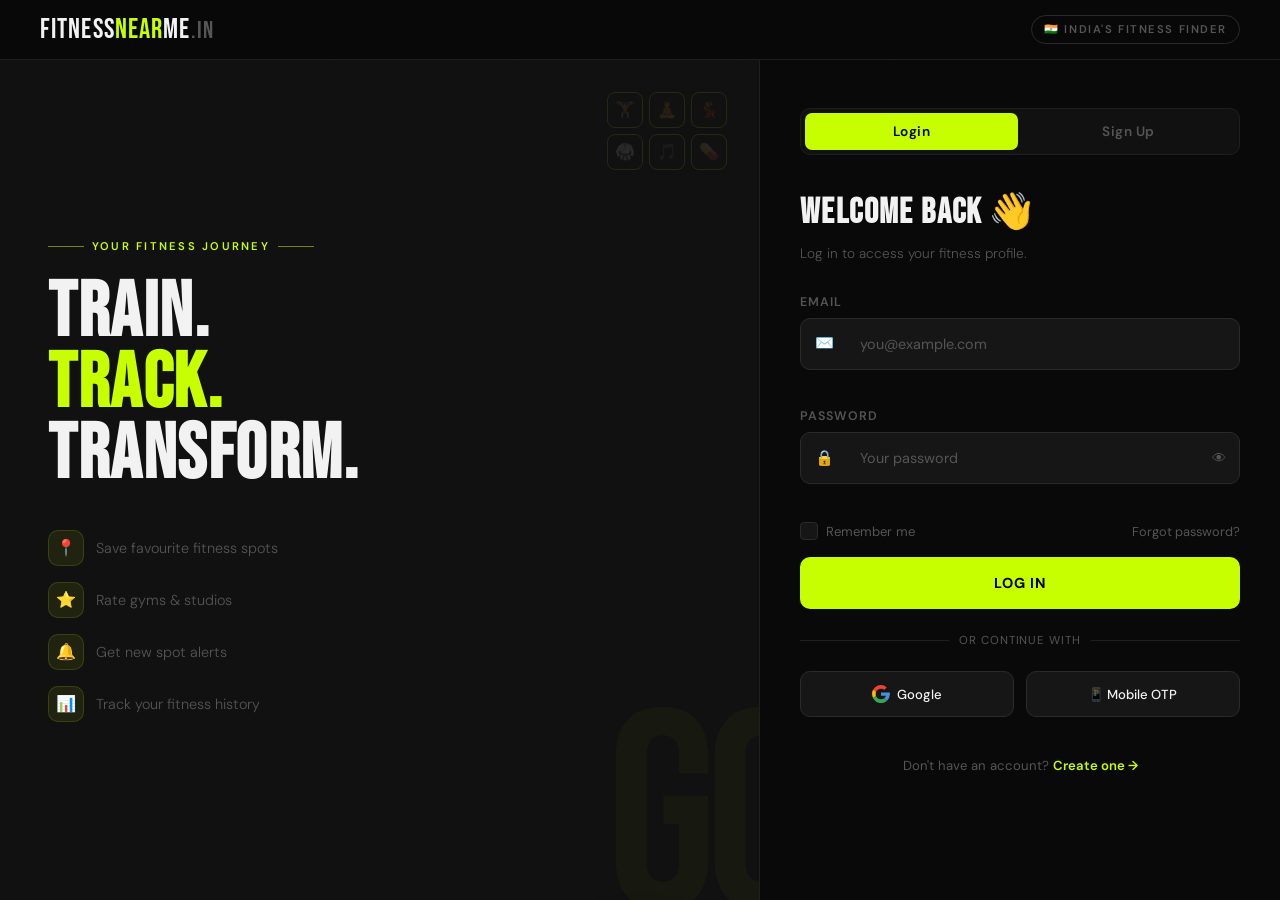
<file: login.html>
<!DOCTYPE html>
<html lang="en" class="auth-page">
<head>
  <meta charset="UTF-8"/>
  <meta name="viewport" content="width=device-width, initial-scale=1.0"/>
  <title>FitnessNearMe.in — Login / Sign Up</title>

  <link rel="preconnect" href="https://fonts.googleapis.com"/>
  <link rel="preconnect" href="https://fonts.gstatic.com" crossorigin/>
  <link href="https://fonts.googleapis.com/css2?family=Bebas+Neue&family=DM+Sans:ital,wght@0,300;0,400;0,500;0,600;1,300&display=swap" rel="stylesheet"/>

  <link rel="stylesheet" href="style.css"/>
  <link rel="stylesheet" href="auth.css"/>
</head>
<body>

  <!-- ═══ HEADER ═══ -->
  <header id="site-header">
    <a href="index.html" class="logo">
      Fitness<span class="logo-accent">Near</span>Me<span class="logo-domain">.in</span>
    </a>
    <span class="header-badge">🇮🇳 India's Fitness Finder</span>
  </header>

  <!-- ═══ AUTH CONTAINER ═══ -->
  <main class="auth-main">

    <!-- Left decorative panel -->
    <aside class="auth-deco">
      <div class="deco-bg-text" aria-hidden="true">GO</div>
      <div class="deco-content">
        <p class="deco-eyebrow">
          <span class="eyebrow-line"></span> Your Fitness Journey
          <span class="eyebrow-line"></span>
        </p>
        <h2 class="deco-title">Train.<br/><em>Track.</em><br/>Transform.</h2>
        <ul class="deco-perks">
          <li><span class="perk-icon">📍</span> Save favourite fitness spots</li>
          <li><span class="perk-icon">⭐</span> Rate gyms &amp; studios</li>
          <li><span class="perk-icon">🔔</span> Get new spot alerts</li>
          <li><span class="perk-icon">📊</span> Track your fitness history</li>
        </ul>
      </div>
      <div class="deco-grid" aria-hidden="true">
        <span>🏋️</span><span>🧘</span><span>💃</span>
        <span>🥋</span><span>🎵</span><span>💊</span>
      </div>
    </aside>

    <!-- Right form panel -->
    <div class="auth-form-wrap">

      <!-- Tab switcher -->
      <div class="auth-tabs">
        <button class="auth-tab active" data-tab="login">Login</button>
        <button class="auth-tab" data-tab="register">Sign Up</button>
      </div>

      <!-- ── LOGIN FORM ── -->
      <form class="auth-form" id="form-login" novalidate>
        <div class="form-intro">
          <h1 class="form-title">Welcome back 👋</h1>
          <p class="form-sub">Log in to access your fitness profile.</p>
        </div>

        <div class="field-group">
          <label class="field-label" for="login-email">Email</label>
          <div class="field-wrap">
            <span class="field-icon">✉️</span>
            <input class="field-input" type="email" id="login-email"
              placeholder="you@example.com" autocomplete="email" required/>
          </div>
          <span class="field-error" id="err-login-email"></span>
        </div>

        <div class="field-group">
          <label class="field-label" for="login-password">Password</label>
          <div class="field-wrap">
            <span class="field-icon">🔒</span>
            <input class="field-input" type="password" id="login-password"
              placeholder="Your password" autocomplete="current-password" required/>
            <button type="button" class="toggle-pw" data-target="login-password"
              aria-label="Toggle password visibility">👁</button>
          </div>
          <span class="field-error" id="err-login-password"></span>
        </div>

        <div class="field-row">
          <label class="checkbox-label">
            <input type="checkbox" id="remember-me"/>
            <span class="checkbox-custom"></span>
            Remember me
          </label>
          <a href="#" class="link-subtle" id="forgot-link">Forgot password?</a>
        </div>

        <button type="submit" class="btn-auth" id="btn-login">
          <span class="btn-text">Log In</span>
          <span class="btn-loader" style="display:none">●●●</span>
        </button>

        <div class="auth-divider"><span>or continue with</span></div>

        <div class="social-btns">
          <button type="button" class="btn-social" id="btn-google">
            <svg width="18" height="18" viewBox="0 0 24 24">
              <path fill="#EA4335" d="M5.27 9.77A7.1 7.1 0 0 1 12 4.9c1.69 0 3.21.6 4.4 1.58l3.28-3.28A11.85 11.85 0 0 0 12 .1C7.31.1 3.25 2.86 1.27 6.9l3.99 2.87z"/>
              <path fill="#34A853" d="M16.04 18.01A7.07 7.07 0 0 1 12 19.1c-2.95 0-5.48-1.8-6.7-4.4l-3.99 2.87C3.24 21.14 7.31 23.9 12 23.9c2.97 0 5.8-1.08 7.93-3.05l-3.89-2.84z"/>
              <path fill="#4A90D9" d="M19.93 20.85A11.84 11.84 0 0 0 23.9 12c0-.72-.07-1.42-.2-2.1H12v4.47h6.7a5.7 5.7 0 0 1-2.66 3.64l3.89 2.84z"/>
              <path fill="#FBBC05" d="M5.3 14.7A7.17 7.17 0 0 1 4.9 12c0-.93.17-1.84.48-2.7L1.39 6.43A11.86 11.86 0 0 0 .1 12c0 1.9.45 3.7 1.27 5.3L5.3 14.7z"/>
            </svg>
            Google
          </button>
          <button type="button" class="btn-social" id="btn-phone">
            📱 Mobile OTP
          </button>
        </div>

        <p class="auth-switch">
          Don't have an account?
          <button type="button" class="link-accent" data-switch="register">Create one →</button>
        </p>
      </form>

      <!-- ── REGISTER FORM ── -->
      <form class="auth-form" id="form-register" novalidate style="display:none;">
        <div class="form-intro">
          <h1 class="form-title">Join the tribe 🔥</h1>
          <p class="form-sub">Create your free FitnessNearMe account.</p>
        </div>

        <div class="field-row two-col">
          <div class="field-group">
            <label class="field-label" for="reg-fname">First Name</label>
            <div class="field-wrap">
              <span class="field-icon">👤</span>
              <input class="field-input" type="text" id="reg-fname"
                placeholder="Rahul" autocomplete="given-name" required/>
            </div>
            <span class="field-error" id="err-reg-fname"></span>
          </div>
          <div class="field-group">
            <label class="field-label" for="reg-lname">Last Name</label>
            <div class="field-wrap">
              <input class="field-input" type="text" id="reg-lname"
                placeholder="Sharma" autocomplete="family-name"/>
            </div>
          </div>
        </div>

        <div class="field-group">
          <label class="field-label" for="reg-email">Email</label>
          <div class="field-wrap">
            <span class="field-icon">✉️</span>
            <input class="field-input" type="email" id="reg-email"
              placeholder="you@example.com" autocomplete="email" required/>
          </div>
          <span class="field-error" id="err-reg-email"></span>
        </div>

        <div class="field-group">
          <label class="field-label" for="reg-phone">Phone (optional)</label>
          <div class="field-wrap">
            <span class="field-icon">📱</span>
            <span class="field-prefix">+91</span>
            <input class="field-input" type="tel" id="reg-phone"
              placeholder="9XXXXXXXXX" autocomplete="tel" maxlength="10"/>
          </div>
          <span class="field-error" id="err-reg-phone"></span>
        </div>

        <div class="field-group">
          <label class="field-label" for="reg-password">Password</label>
          <div class="field-wrap">
            <span class="field-icon">🔒</span>
            <input class="field-input" type="password" id="reg-password"
              placeholder="Min 8 characters" autocomplete="new-password" required/>
            <button type="button" class="toggle-pw" data-target="reg-password"
              aria-label="Toggle password">👁</button>
          </div>
          <div class="pw-strength" id="pw-strength">
            <div class="pw-bar"><div class="pw-fill" id="pw-fill"></div></div>
            <span class="pw-label" id="pw-label">Type a password</span>
          </div>
          <span class="field-error" id="err-reg-password"></span>
        </div>

        <div class="field-group">
          <label class="field-label">Fitness Interests</label>
          <div class="interests-grid">
            <label class="interest-chip"><input type="checkbox" value="gym"/>🏋️ Gym</label>
            <label class="interest-chip"><input type="checkbox" value="yoga"/>🧘 Yoga</label>
            <label class="interest-chip"><input type="checkbox" value="dance"/>💃 Dance</label>
            <label class="interest-chip"><input type="checkbox" value="zumba"/>🎵 Zumba</label>
            <label class="interest-chip"><input type="checkbox" value="protein"/>💊 Nutrition</label>
            <label class="interest-chip"><input type="checkbox" value="martial"/>🥋 Martial Arts</label>
          </div>
        </div>

        <label class="checkbox-label terms-check">
          <input type="checkbox" id="agree-terms" required/>
          <span class="checkbox-custom"></span>
          I agree to the <a href="#" class="link-accent">Terms of Service</a>
          &amp; <a href="#" class="link-accent">Privacy Policy</a>
        </label>
        <span class="field-error" id="err-terms"></span>

        <button type="submit" class="btn-auth" id="btn-register">
          <span class="btn-text">Create Account</span>
          <span class="btn-loader" style="display:none">●●●</span>
        </button>

        <p class="auth-switch">
          Already have an account?
          <button type="button" class="link-accent" data-switch="login">Log in →</button>
        </p>
      </form>

      <!-- ── FORGOT PASSWORD PANEL ── -->
      <div class="auth-form" id="panel-forgot" style="display:none;">
        <div class="form-intro">
          <h1 class="form-title">Reset Password 🔑</h1>
          <p class="form-sub">We'll send a reset link to your email.</p>
        </div>
        <div class="field-group">
          <label class="field-label" for="forgot-email">Email Address</label>
          <div class="field-wrap">
            <span class="field-icon">✉️</span>
            <input class="field-input" type="email" id="forgot-email" placeholder="you@example.com"/>
          </div>
        </div>
        <button type="button" class="btn-auth" id="btn-forgot-submit">Send Reset Link</button>
        <p class="auth-switch">
          <button type="button" class="link-accent" data-switch="login">← Back to Login</button>
        </p>
      </div>

    </div><!-- /.auth-form-wrap -->
  </main>

  <div id="toast" role="alert" aria-live="polite"></div>

  <script src="auth.js"></script>
  <script>
    initAuthPage();
  </script>
</body>
</html>
</file>
<file: style.css>
/* ═══════════════════════════════════════════════════
   FitnessNearMe.in — style.css
   Theme: Dark Athletic / Neon Lime
   Fonts: Bebas Neue (display) + DM Sans (body)
═══════════════════════════════════════════════════ */

/* ─── CSS VARIABLES ──────────────────────────────── */
:root {
  --bg:            #090909;
  --surface:       #111111;
  --card:          #161616;
  --card-hover:    #1c1c1c;
  --border:        #1f1f1f;
  --border-soft:   #2a2a2a;

  --accent:        #c8ff00;
  --accent-dim:    rgba(200, 255, 0, 0.08);
  --accent-glow:   rgba(200, 255, 0, 0.15);
  --danger:        #ff4d1c;

  --text:          #f2f2f2;
  --text-muted:    #555;
  --text-faint:    #333;

  /* Category colours */
  --c-gym:     #c8ff00;
  --c-yoga:    #00d4ff;
  --c-dance:   #ff4d1c;
  --c-zumba:   #ff8c00;
  --c-protein: #a855f7;
  --c-martial: #ef4444;

  --radius-card:  12px;
  --radius-pill:  50px;
  --header-h:     60px;

  --transition: 0.2s cubic-bezier(0.4, 0, 0.2, 1);
}

/* ─── RESET ───────────────────────────────────────── */
*, *::before, *::after { margin: 0; padding: 0; box-sizing: border-box; }
html { scroll-behavior: smooth; }

body {
  background: var(--bg);
  color: var(--text);
  font-family: 'DM Sans', sans-serif;
  font-size: 16px;
  line-height: 1.5;
  min-height: 100vh;
  overflow-x: hidden;
}

a { color: var(--accent); text-decoration: none; }
a:hover { text-decoration: underline; }
button { cursor: pointer; font-family: inherit; }

/* Noise texture overlay */
body::after {
  content: '';
  position: fixed;
  inset: 0;
  background-image:
    url("data:image/svg+xml,%3Csvg viewBox='0 0 200 200' xmlns='http://www.w3.org/2000/svg'%3E%3Cfilter id='n'%3E%3CfeTurbulence type='fractalNoise' baseFrequency='0.85' numOctaves='4' stitchTiles='stitch'/%3E%3C/filter%3E%3Crect width='100%25' height='100%25' filter='url(%23n)' opacity='0.035'/%3E%3C/svg%3E");
  pointer-events: none;
  z-index: 0;
}


/* ─── HEADER AUTH BUTTONS ─────────────────────────── */
.header-right {
  display: flex;
  align-items: center;
  gap: 0.6rem;
}

.btn-header-sm {
  font-size: 0.78rem;
  font-weight: 600;
  padding: 7px 16px;
  border-radius: 8px;
  text-decoration: none;
  transition: all var(--transition);
  white-space: nowrap;
  font-family: 'DM Sans', sans-serif;
  letter-spacing: 0.03em;
}
.btn-header-ghost {
  background: none;
  border: 1px solid var(--border-soft);
  color: var(--text-muted);
}
.btn-header-ghost:hover { border-color: var(--accent); color: var(--accent); text-decoration: none; }

.btn-header-accent {
  background: var(--accent);
  border: 1px solid var(--accent);
  color: #000;
}
.btn-header-accent:hover { background: #d5ff33; text-decoration: none; }

.btn-header-outline {
  background: none;
  border: 1px solid rgba(239,68,68,0.35);
  color: #ef4444;
}
.btn-header-outline:hover { background: #ef4444; color: #fff; border-color: #ef4444; text-decoration: none; }

.header-user-pill {
  display: flex;
  align-items: center;
  gap: 8px;
  background: var(--surface);
  border: 1px solid var(--border-soft);
  border-radius: 50px;
  padding: 4px 14px 4px 4px;
  text-decoration: none;
  transition: border-color var(--transition);
}
.header-user-pill:hover { border-color: var(--accent); text-decoration: none; }

.header-avatar {
  width: 28px;
  height: 28px;
  border-radius: 50%;
  background: linear-gradient(135deg, var(--accent), #80cc00);
  color: #000;
  font-family: 'Bebas Neue', sans-serif;
  font-size: 0.85rem;
  display: flex;
  align-items: center;
  justify-content: center;
  overflow: hidden;
  flex-shrink: 0;
}
.header-avatar img { width: 100%; height: 100%; object-fit: cover; }

.header-username {
  font-size: 0.82rem;
  font-weight: 600;
  color: var(--text);
}


#site-header {
  position: sticky;
  top: 0;
  z-index: 100;
  height: var(--header-h);
  background: rgba(9, 9, 9, 0.92);
  backdrop-filter: blur(18px);
  -webkit-backdrop-filter: blur(18px);
  border-bottom: 1px solid var(--border);
  padding: 0 2.5rem;
  display: flex;
  align-items: center;
  justify-content: space-between;
}

.logo {
  font-family: 'Bebas Neue', sans-serif;
  font-size: 1.75rem;
  letter-spacing: 0.04em;
  color: var(--text);
}
.logo-accent { color: var(--accent); }
.logo-domain { color: var(--text-muted); font-size: 0.85em; }

.header-badge {
  font-size: 0.7rem;
  font-weight: 600;
  letter-spacing: 0.14em;
  text-transform: uppercase;
  color: var(--text-muted);
  border: 1px solid var(--border-soft);
  padding: 5px 12px;
  border-radius: var(--radius-pill);
}


/* ─── HERO ───────────────────────────────────────── */
.hero {
  position: relative;
  z-index: 2;
  padding: 5rem 2rem 2.5rem;
  text-align: center;
  overflow: hidden;
}

.hero-bg-text {
  position: absolute;
  top: 50%;
  left: 50%;
  transform: translate(-50%, -55%);
  font-family: 'Bebas Neue', sans-serif;
  font-size: clamp(9rem, 30vw, 26rem);
  color: rgba(200, 255, 0, 0.025);
  letter-spacing: -0.02em;
  white-space: nowrap;
  user-select: none;
  pointer-events: none;
  z-index: 0;
}

.hero-content {
  position: relative;
  z-index: 2;
  max-width: 760px;
  margin: 0 auto;
}

.hero-eyebrow {
  display: flex;
  align-items: center;
  justify-content: center;
  gap: 10px;
  font-size: 0.72rem;
  font-weight: 600;
  letter-spacing: 0.2em;
  text-transform: uppercase;
  color: var(--accent);
  margin-bottom: 1.2rem;
}
.eyebrow-line {
  display: inline-block;
  width: 36px;
  height: 1px;
  background: var(--accent);
  opacity: 0.5;
}

.hero-title {
  font-family: 'Bebas Neue', sans-serif;
  font-size: clamp(3.8rem, 10vw, 7.5rem);
  line-height: 0.92;
  letter-spacing: 0.02em;
  margin-bottom: 1.2rem;
  animation: fadeUp 0.7s ease both;
}
.hero-title em {
  font-style: normal;
  color: var(--accent);
  display: block;
}

.hero-sub {
  font-size: 1rem;
  font-weight: 300;
  color: var(--text-muted);
  max-width: 500px;
  margin: 0 auto 2.5rem;
  line-height: 1.65;
  animation: fadeUp 0.7s 0.1s ease both;
}

@keyframes fadeUp {
  from { opacity: 0; transform: translateY(20px); }
  to   { opacity: 1; transform: translateY(0); }
}


/* ─── SEARCH BAR ─────────────────────────────────── */
.search-bar {
  display: flex;
  align-items: center;
  max-width: 620px;
  margin: 0 auto 0.8rem;
  background: var(--surface);
  border: 1px solid var(--border-soft);
  border-radius: var(--radius-pill);
  overflow: hidden;
  transition: border-color var(--transition), box-shadow var(--transition);
  animation: fadeUp 0.7s 0.2s ease both;
}
.search-bar:focus-within {
  border-color: var(--accent);
  box-shadow: 0 0 0 4px var(--accent-glow);
}

.search-icon {
  padding: 0 0 0 1.3rem;
  font-size: 1rem;
  pointer-events: none;
}

#location-input {
  flex: 1;
  background: transparent;
  border: none;
  outline: none;
  padding: 0 0.8rem;
  font-size: 0.95rem;
  font-family: 'DM Sans', sans-serif;
  color: var(--text);
  height: 58px;
}
#location-input::placeholder { color: var(--text-muted); }

.btn-gps {
  background: none;
  border: none;
  color: var(--text-muted);
  padding: 0 0.8rem;
  height: 58px;
  font-size: 1.25rem;
  display: flex;
  align-items: center;
  transition: color var(--transition), transform var(--transition);
}
.btn-gps:hover {
  color: var(--accent);
  transform: scale(1.15);
}

.btn-search {
  background: var(--accent);
  color: #000;
  border: none;
  padding: 0 1.8rem;
  height: 58px;
  font-size: 0.85rem;
  font-weight: 700;
  letter-spacing: 0.06em;
  text-transform: uppercase;
  transition: background var(--transition), transform var(--transition);
  white-space: nowrap;
  flex-shrink: 0;
}
.btn-search:hover { background: #d5ff33; transform: scale(1.02); }
.btn-search:active { transform: scale(0.98); }

.search-hint {
  font-size: 0.75rem;
  color: var(--text-faint);
  margin-bottom: 2rem;
  animation: fadeUp 0.7s 0.25s ease both;
}


/* ─── CATEGORY PILLS ─────────────────────────────── */
.categories {
  display: flex;
  flex-wrap: wrap;
  justify-content: center;
  gap: 0.45rem;
  margin-bottom: 1.4rem;
  animation: fadeUp 0.7s 0.3s ease both;
}

.cat-pill {
  border: 1px solid var(--border-soft);
  background: var(--surface);
  color: var(--text-muted);
  border-radius: var(--radius-pill);
  padding: 8px 18px;
  font-size: 0.82rem;
  font-weight: 500;
  display: flex;
  align-items: center;
  gap: 5px;
  letter-spacing: 0.01em;
  transition: all var(--transition);
}
.cat-pill:hover {
  border-color: var(--accent);
  color: var(--accent);
  background: var(--accent-dim);
}
.cat-pill.active {
  background: var(--accent);
  border-color: var(--accent);
  color: #000;
  font-weight: 700;
}

/* Per-category active colours */
.cat-pill[data-cat="gym"].active    { --accent: var(--c-gym); background: var(--c-gym); border-color: var(--c-gym); color: #000; }
.cat-pill[data-cat="yoga"].active   { background: var(--c-yoga);    border-color: var(--c-yoga);    color: #000; }
.cat-pill[data-cat="dance"].active  { background: var(--c-dance);   border-color: var(--c-dance);   color: #fff; }
.cat-pill[data-cat="zumba"].active  { background: var(--c-zumba);   border-color: var(--c-zumba);   color: #000; }
.cat-pill[data-cat="protein"].active{ background: var(--c-protein); border-color: var(--c-protein); color: #fff; }
.cat-pill[data-cat="martial"].active{ background: var(--c-martial); border-color: var(--c-martial); color: #fff; }


/* ─── RADIUS SLIDER ──────────────────────────────── */
.radius-control {
  display: flex;
  align-items: center;
  justify-content: center;
  gap: 0.9rem;
  font-size: 0.8rem;
  color: var(--text-muted);
  margin-bottom: 0.5rem;
  animation: fadeUp 0.7s 0.35s ease both;
}

#radius-slider {
  -webkit-appearance: none;
  appearance: none;
  width: 160px;
  height: 3px;
  background: var(--border-soft);
  border-radius: 2px;
  outline: none;
  cursor: pointer;
}
#radius-slider::-webkit-slider-thumb {
  -webkit-appearance: none;
  appearance: none;
  width: 15px;
  height: 15px;
  border-radius: 50%;
  background: var(--accent);
  cursor: pointer;
  transition: transform var(--transition);
}
#radius-slider::-webkit-slider-thumb:hover { transform: scale(1.3); }
#radius-slider::-moz-range-thumb {
  width: 15px; height: 15px;
  border-radius: 50%;
  background: var(--accent);
  border: none;
  cursor: pointer;
}

#radius-label {
  color: var(--accent);
  font-weight: 600;
  min-width: 48px;
  text-align: left;
}


/* ─── MAIN GRID ───────────────────────────────────── */
.main-grid {
  position: relative;
  z-index: 2;
  display: grid;
  grid-template-columns: 400px 1fr;
  margin: 0 2rem 2.5rem;
  border: 1px solid var(--border);
  border-radius: 16px;
  overflow: hidden;
  min-height: 520px;
  max-height: 660px;
}


/* ─── RESULTS PANEL ──────────────────────────────── */
.results-panel {
  background: var(--surface);
  border-right: 1px solid var(--border);
  overflow-y: auto;
  display: flex;
  flex-direction: column;
}

/* Custom scrollbar */
.results-panel::-webkit-scrollbar { width: 4px; }
.results-panel::-webkit-scrollbar-track { background: transparent; }
.results-panel::-webkit-scrollbar-thumb { background: var(--border-soft); border-radius: 2px; }

.results-header {
  padding: 1rem 1.4rem;
  border-bottom: 1px solid var(--border);
  display: flex;
  align-items: center;
  justify-content: space-between;
  position: sticky;
  top: 0;
  background: var(--surface);
  z-index: 5;
  flex-shrink: 0;
}

.results-count {
  font-family: 'Bebas Neue', sans-serif;
  font-size: 1rem;
  letter-spacing: 0.06em;
  color: var(--text);
}
.results-count strong { color: var(--accent); }

.sort-select {
  background: var(--card);
  border: 1px solid var(--border);
  color: var(--text-muted);
  font-size: 0.72rem;
  font-family: 'DM Sans', sans-serif;
  padding: 5px 10px;
  border-radius: 8px;
  outline: none;
  cursor: pointer;
  transition: border-color var(--transition);
}
.sort-select:focus { border-color: var(--accent); }


/* ─── STATE BOXES ────────────────────────────────── */
.state-box {
  flex: 1;
  display: flex;
  flex-direction: column;
  align-items: center;
  justify-content: center;
  padding: 2.5rem 2rem;
  text-align: center;
  gap: 0.8rem;
}

.state-icon { font-size: 2.8rem; opacity: 0.35; }

.state-title {
  font-family: 'Bebas Neue', sans-serif;
  font-size: 1.35rem;
  letter-spacing: 0.06em;
  color: var(--text-muted);
}

.state-desc {
  font-size: 0.8rem;
  color: var(--text-muted);
  opacity: 0.65;
  max-width: 240px;
  line-height: 1.55;
}

/* Spinner */
.spinner {
  width: 34px;
  height: 34px;
  border: 3px solid var(--border-soft);
  border-top-color: var(--accent);
  border-radius: 50%;
  animation: spin 0.75s linear infinite;
}
@keyframes spin { to { transform: rotate(360deg); } }


/* ─── RESULT CARD ────────────────────────────────── */
.result-card {
  display: flex;
  align-items: flex-start;
  gap: 0.9rem;
  padding: 1rem 1.4rem;
  border-bottom: 1px solid var(--border);
  cursor: pointer;
  transition: background var(--transition);
  animation: slideIn 0.3s ease both;
}
.result-card:last-child { border-bottom: none; }

@keyframes slideIn {
  from { opacity: 0; transform: translateX(-10px); }
  to   { opacity: 1; transform: translateX(0); }
}

.result-card:hover   { background: var(--accent-dim); }
.result-card.active  {
  background: rgba(200,255,0,0.06);
  border-left: 3px solid var(--accent);
}

.card-icon {
  width: 42px;
  height: 42px;
  border-radius: 10px;
  display: flex;
  align-items: center;
  justify-content: center;
  font-size: 1.2rem;
  flex-shrink: 0;
}

.card-body { flex: 1; min-width: 0; }

.card-name {
  font-size: 0.9rem;
  font-weight: 600;
  white-space: nowrap;
  overflow: hidden;
  text-overflow: ellipsis;
  margin-bottom: 4px;
}

.card-meta {
  display: flex;
  flex-wrap: wrap;
  align-items: center;
  gap: 6px;
  font-size: 0.73rem;
  color: var(--text-muted);
}

.card-tag {
  font-size: 0.65rem;
  font-weight: 700;
  letter-spacing: 0.08em;
  text-transform: uppercase;
  padding: 2px 8px;
  border-radius: var(--radius-pill);
}

.card-dist { display: flex; align-items: center; gap: 3px; }

.card-address {
  font-size: 0.72rem;
  color: var(--text-muted);
  opacity: 0.6;
  margin-top: 5px;
  white-space: nowrap;
  overflow: hidden;
  text-overflow: ellipsis;
}

/* Direction button */
.card-dir {
  flex-shrink: 0;
  background: none;
  border: 1px solid var(--border-soft);
  color: var(--text-muted);
  border-radius: 8px;
  padding: 6px 10px;
  font-size: 0.8rem;
  align-self: center;
  transition: all var(--transition);
}
.card-dir:hover {
  border-color: var(--accent);
  color: var(--accent);
  background: var(--accent-dim);
}


/* ─── MAP ─────────────────────────────────────────── */
#map {
  background: #0c0c0c;
  min-height: 400px;
}

/* Override Leaflet popup to match dark theme */
.leaflet-popup-content-wrapper {
  background: var(--card);
  color: var(--text);
  border: 1px solid var(--border-soft);
  border-radius: 10px;
  box-shadow: 0 8px 32px rgba(0,0,0,0.6);
}
.leaflet-popup-tip { background: var(--card); }
.leaflet-popup-content {
  font-family: 'DM Sans', sans-serif;
  font-size: 0.82rem;
  line-height: 1.5;
  margin: 10px 14px;
}
.popup-name {
  font-weight: 700;
  font-size: 0.9rem;
  margin-bottom: 4px;
  color: var(--text);
}
.popup-tag {
  font-size: 0.65rem;
  font-weight: 700;
  letter-spacing: 0.08em;
  text-transform: uppercase;
  padding: 2px 8px;
  border-radius: 20px;
  display: inline-block;
  margin-bottom: 6px;
}
.popup-dist { color: var(--text-muted); font-size: 0.75rem; margin-top: 4px; }
.popup-addr { color: var(--text-muted); font-size: 0.72rem; opacity: 0.7; }
.popup-link {
  display: inline-block;
  margin-top: 8px;
  font-size: 0.75rem;
  font-weight: 600;
  color: var(--accent);
}


/* ─── STATS STRIP ────────────────────────────────── */
.stats-strip {
  position: relative;
  z-index: 2;
  display: flex;
  justify-content: stretch;
  margin: 0 2rem 3rem;
  border: 1px solid var(--border);
  border-radius: var(--radius-card);
  overflow: hidden;
}

.stat-item {
  flex: 1;
  padding: 1.4rem 1rem;
  text-align: center;
  border-right: 1px solid var(--border);
  transition: background var(--transition);
}
.stat-item:last-child { border-right: none; }
.stat-item:hover { background: var(--accent-dim); }

.stat-num {
  font-family: 'Bebas Neue', sans-serif;
  font-size: 2.4rem;
  color: var(--accent);
  letter-spacing: 0.02em;
  line-height: 1;
  margin-bottom: 4px;
}

.stat-label {
  font-size: 0.7rem;
  color: var(--text-muted);
  text-transform: uppercase;
  letter-spacing: 0.12em;
  font-weight: 500;
}


/* ─── FOOTER ─────────────────────────────────────── */
.site-footer {
  position: relative;
  z-index: 2;
  border-top: 1px solid var(--border);
  padding: 2rem 2.5rem;
  display: flex;
  flex-wrap: wrap;
  align-items: center;
  justify-content: space-between;
  gap: 0.8rem;
}

.footer-logo {
  font-family: 'Bebas Neue', sans-serif;
  font-size: 1.35rem;
  letter-spacing: 0.04em;
}

.footer-copy {
  font-size: 0.75rem;
  color: var(--text-muted);
}


/* ─── TOAST ──────────────────────────────────────── */
#toast {
  position: fixed;
  bottom: 2rem;
  left: 50%;
  transform: translateX(-50%) translateY(90px);
  background: var(--surface);
  border: 1px solid var(--border-soft);
  color: var(--text);
  padding: 0.75rem 1.6rem;
  border-radius: var(--radius-pill);
  font-size: 0.85rem;
  font-weight: 500;
  z-index: 9999;
  transition: transform 0.35s cubic-bezier(0.34, 1.56, 0.64, 1);
  white-space: nowrap;
  box-shadow: 0 8px 40px rgba(0,0,0,0.6);
  pointer-events: none;
}
#toast.show          { transform: translateX(-50%) translateY(0); }
#toast.toast-error   { border-color: var(--danger);  color: var(--danger); }
#toast.toast-success { border-color: var(--accent);  color: var(--accent); }


/* ─── LEAFLET CUSTOM MARKER ──────────────────────── */
.custom-marker {
  width: 32px;
  height: 32px;
  border-radius: 50% 50% 50% 0;
  transform: rotate(-45deg);
  display: flex;
  align-items: center;
  justify-content: center;
  border: 2px solid rgba(255,255,255,0.15);
  box-shadow: 0 4px 12px rgba(0,0,0,0.5);
}
.custom-marker span {
  transform: rotate(45deg);
  font-size: 0.95rem;
  line-height: 1;
}

/* User location pulse */
.user-pulse {
  width: 16px;
  height: 16px;
  border-radius: 50%;
  background: var(--accent);
  box-shadow: 0 0 0 0 var(--accent-glow);
  animation: pulse 1.8s ease-in-out infinite;
}
@keyframes pulse {
  0%   { box-shadow: 0 0 0 0   rgba(200,255,0,0.5); }
  70%  { box-shadow: 0 0 0 14px rgba(200,255,0,0); }
  100% { box-shadow: 0 0 0 0   rgba(200,255,0,0); }
}


/* ─── RESPONSIVE ─────────────────────────────────── */
@media (max-width: 960px) {
  .main-grid {
    grid-template-columns: 1fr;
    grid-template-rows: 300px minmax(300px, auto);
    margin: 0 1rem 2rem;
    max-height: none;
  }
  #map { grid-row: 1; min-height: 300px; }
  .results-panel { grid-row: 2; max-height: 50vh; }

  .stats-strip { margin: 0 1rem 2rem; flex-wrap: wrap; }
  .stat-item { min-width: 100px; border-right: 1px solid var(--border); border-bottom: 1px solid var(--border); }

  .hero { padding: 3.5rem 1.2rem 2rem; }
}

@media (max-width: 600px) {
  #site-header { padding: 0 1.2rem; }
  .header-badge { display: none; }
  .search-bar { border-radius: 12px; }
  .btn-search { padding: 0 1.2rem; font-size: 0.78rem; }
  .site-footer { flex-direction: column; text-align: center; }
}
</file>
<file: auth.css>
/* ═══════════════════════════════════════════════════
   FitnessNearMe.in — auth.css
   Styles for: login.html + profile.html
   Extends: style.css (base variables & resets)
═══════════════════════════════════════════════════ */

/* ─── SHARED FIELD COMPONENTS ─────────────────────── */
.field-group {
  display: flex;
  flex-direction: column;
  gap: 6px;
  margin-bottom: 1.1rem;
}

.field-label {
  font-size: 0.78rem;
  font-weight: 600;
  letter-spacing: 0.08em;
  text-transform: uppercase;
  color: var(--text-muted);
}

.field-wrap {
  display: flex;
  align-items: center;
  background: var(--card);
  border: 1px solid var(--border-soft);
  border-radius: 10px;
  overflow: hidden;
  transition: border-color var(--transition), box-shadow var(--transition);
}
.field-wrap:focus-within {
  border-color: var(--accent);
  box-shadow: 0 0 0 3px var(--accent-glow);
}
.field-wrap.error { border-color: #ef4444; }

.field-icon {
  padding: 0 0.6rem 0 0.9rem;
  font-size: 0.95rem;
  pointer-events: none;
  flex-shrink: 0;
}

.field-prefix {
  padding: 0 0.5rem 0 0.8rem;
  font-size: 0.85rem;
  color: var(--text-muted);
  border-right: 1px solid var(--border);
  height: 100%;
  display: flex;
  align-items: center;
  flex-shrink: 0;
}

.field-input {
  flex: 1;
  background: transparent;
  border: none;
  outline: none;
  padding: 0 1rem;
  height: 50px;
  font-size: 0.9rem;
  font-family: 'DM Sans', sans-serif;
  color: var(--text);
}
.field-input::placeholder { color: var(--text-muted); }
.field-input.field-textarea {
  height: auto;
  padding: 0.8rem 1rem;
  resize: vertical;
  min-height: 80px;
}

.toggle-pw {
  background: none;
  border: none;
  color: var(--text-muted);
  padding: 0 0.8rem;
  font-size: 0.9rem;
  cursor: pointer;
  transition: color var(--transition);
}
.toggle-pw:hover { color: var(--accent); }

.field-error {
  font-size: 0.72rem;
  color: #ef4444;
  min-height: 14px;
  font-weight: 500;
}

.char-count {
  font-size: 0.7rem;
  color: var(--text-muted);
  text-align: right;
  margin-top: 4px;
}

/* ─── PASSWORD STRENGTH ────────────────────────────── */
.pw-strength {
  display: flex;
  align-items: center;
  gap: 8px;
  margin-top: 6px;
}
.pw-bar {
  flex: 1;
  height: 3px;
  background: var(--border-soft);
  border-radius: 2px;
  overflow: hidden;
}
.pw-fill {
  height: 100%;
  width: 0%;
  border-radius: 2px;
  transition: width 0.4s ease, background 0.4s ease;
}
.pw-label {
  font-size: 0.7rem;
  color: var(--text-muted);
  min-width: 60px;
  text-align: right;
}

/* ─── CHECKBOX ─────────────────────────────────────── */
.checkbox-label {
  display: flex;
  align-items: center;
  gap: 8px;
  cursor: pointer;
  font-size: 0.82rem;
  color: var(--text-muted);
  user-select: none;
}
.checkbox-label input[type="checkbox"] { display: none; }
.checkbox-custom {
  width: 18px;
  height: 18px;
  border: 1.5px solid var(--border-soft);
  border-radius: 4px;
  flex-shrink: 0;
  display: flex;
  align-items: center;
  justify-content: center;
  transition: all var(--transition);
  background: var(--card);
}
.checkbox-label input:checked + .checkbox-custom {
  background: var(--accent);
  border-color: var(--accent);
}
.checkbox-label input:checked + .checkbox-custom::after {
  content: '✓';
  font-size: 0.65rem;
  font-weight: 700;
  color: #000;
}

.terms-check { margin-bottom: 1.2rem; }

/* ─── PRIMARY AUTH BUTTON ──────────────────────────── */
.btn-auth {
  width: 100%;
  background: var(--accent);
  color: #000;
  border: none;
  border-radius: 10px;
  height: 52px;
  font-size: 0.9rem;
  font-weight: 700;
  letter-spacing: 0.06em;
  text-transform: uppercase;
  font-family: 'DM Sans', sans-serif;
  cursor: pointer;
  transition: background var(--transition), transform var(--transition), box-shadow var(--transition);
  display: flex;
  align-items: center;
  justify-content: center;
  gap: 8px;
}
.btn-auth:hover {
  background: #d5ff33;
  transform: translateY(-1px);
  box-shadow: 0 6px 20px rgba(200,255,0,0.25);
}
.btn-auth:active { transform: translateY(0); }

.btn-loader {
  letter-spacing: 0.3em;
  animation: blink 1s step-start infinite;
}
@keyframes blink { 50% { opacity: 0.3; } }

/* ─── SOCIAL BUTTONS ───────────────────────────────── */
.auth-divider {
  display: flex;
  align-items: center;
  gap: 10px;
  margin: 1.4rem 0;
  font-size: 0.72rem;
  color: var(--text-muted);
  letter-spacing: 0.08em;
  text-transform: uppercase;
}
.auth-divider::before, .auth-divider::after {
  content: '';
  flex: 1;
  height: 1px;
  background: var(--border);
}

.social-btns {
  display: grid;
  grid-template-columns: 1fr 1fr;
  gap: 0.7rem;
  margin-bottom: 1.4rem;
}

.btn-social {
  background: var(--card);
  border: 1px solid var(--border-soft);
  color: var(--text);
  border-radius: 10px;
  height: 46px;
  font-size: 0.82rem;
  font-weight: 500;
  font-family: 'DM Sans', sans-serif;
  cursor: pointer;
  display: flex;
  align-items: center;
  justify-content: center;
  gap: 7px;
  transition: all var(--transition);
}
.btn-social:hover {
  border-color: var(--accent);
  background: var(--accent-dim);
  color: var(--accent);
}

/* ─── LINKS ────────────────────────────────────────── */
.link-accent {
  background: none;
  border: none;
  color: var(--accent);
  font-size: inherit;
  font-family: inherit;
  font-weight: 600;
  cursor: pointer;
  padding: 0;
  text-decoration: none;
  transition: opacity var(--transition);
}
.link-accent:hover { opacity: 0.75; text-decoration: underline; }

.link-subtle {
  font-size: 0.8rem;
  color: var(--text-muted);
  text-decoration: none;
  transition: color var(--transition);
}
.link-subtle:hover { color: var(--accent); }

.auth-switch {
  text-align: center;
  font-size: 0.82rem;
  color: var(--text-muted);
  margin-top: 1rem;
}

/* ─── INTERESTS CHIPS ──────────────────────────────── */
.interests-grid {
  display: flex;
  flex-wrap: wrap;
  gap: 0.5rem;
}

.interest-chip {
  display: flex;
  align-items: center;
  gap: 5px;
  border: 1px solid var(--border-soft);
  background: var(--card);
  color: var(--text-muted);
  padding: 7px 14px;
  border-radius: 50px;
  font-size: 0.82rem;
  cursor: pointer;
  transition: all var(--transition);
  user-select: none;
}
.interest-chip input { display: none; }
.interest-chip:hover { border-color: var(--accent); color: var(--accent); }
.interest-chip:has(input:checked) {
  background: var(--accent);
  border-color: var(--accent);
  color: #000;
  font-weight: 600;
}

/* ─── FIELD ROW ────────────────────────────────────── */
.field-row {
  display: flex;
  align-items: center;
  justify-content: space-between;
  margin-bottom: 1rem;
  gap: 0.5rem;
}
.field-row.two-col { gap: 0.9rem; align-items: flex-start; }
.field-row.two-col .field-group { flex: 1; margin-bottom: 0; }



/* ════════════════════════════════════════════
   AUTH PAGE (login.html)
════════════════════════════════════════════ */

/* Force html + body to fill the full viewport */
html.auth-page,
html.auth-page body {
  height: 100%;
  margin: 0;
  padding: 0;
}

html.auth-page body {
  min-height: 100vh;
  display: flex;
  flex-direction: column;
  overflow-x: hidden;
}

html.auth-page #site-header {
  flex-shrink: 0;
  position: relative;
  top: auto;
}

.auth-main {
  flex: 1 1 auto;
  display: grid;
  grid-template-columns: 1fr 520px;
  min-height: 0;
  overflow: hidden;
  position: relative;
  z-index: 2;
}

/* ── Decorative Left Panel ── */
.auth-deco {
  background: var(--surface);
  border-right: 1px solid var(--border);
  position: relative;
  overflow: hidden;
  display: flex;
  flex-direction: column;
  justify-content: center;
  padding: 4rem 3rem;
  height: 100%;
}

.deco-bg-text {
  position: absolute;
  bottom: -4rem;
  right: -3rem;
  font-family: 'Bebas Neue', sans-serif;
  font-size: clamp(12rem, 22vw, 20rem);
  color: rgba(200,255,0,0.03);
  letter-spacing: -0.04em;
  line-height: 1;
  user-select: none;
  pointer-events: none;
}

.deco-content { position: relative; z-index: 2; }

.deco-eyebrow {
  display: flex;
  align-items: center;
  gap: 8px;
  font-size: 0.7rem;
  font-weight: 600;
  letter-spacing: 0.2em;
  text-transform: uppercase;
  color: var(--accent);
  margin-bottom: 1.5rem;
}

.deco-title {
  font-family: 'Bebas Neue', sans-serif;
  font-size: clamp(3.5rem, 6vw, 5.5rem);
  line-height: 0.92;
  letter-spacing: 0.02em;
  margin-bottom: 2.5rem;
}
.deco-title em { font-style: normal; color: var(--accent); }

.deco-perks {
  list-style: none;
  display: flex;
  flex-direction: column;
  gap: 1rem;
}
.deco-perks li {
  display: flex;
  align-items: center;
  gap: 12px;
  font-size: 0.9rem;
  color: var(--text-muted);
  font-weight: 300;
}
.perk-icon {
  width: 36px;
  height: 36px;
  border-radius: 10px;
  background: var(--accent-dim);
  border: 1px solid rgba(200,255,0,0.15);
  display: flex;
  align-items: center;
  justify-content: center;
  font-size: 1rem;
  flex-shrink: 0;
}

.deco-grid {
  position: absolute;
  top: 2rem;
  right: 2rem;
  display: grid;
  grid-template-columns: repeat(3, 1fr);
  gap: 6px;
  opacity: 0.1;
}
.deco-grid span {
  width: 36px; height: 36px;
  border: 1px solid var(--accent);
  border-radius: 8px;
  display: flex;
  align-items: center;
  justify-content: center;
  font-size: 1rem;
}

/* ── Right Form Panel ── */
.auth-form-wrap {
  display: flex;
  flex-direction: column;
  padding: 3rem 2.5rem;
  overflow-y: auto;
  overflow-x: hidden;
  background: var(--bg);
  height: 100%;
  scrollbar-width: thin;
  scrollbar-color: var(--border-soft) transparent;
}
.auth-form-wrap::-webkit-scrollbar { width: 4px; }
.auth-form-wrap::-webkit-scrollbar-track { background: transparent; }
.auth-form-wrap::-webkit-scrollbar-thumb { background: var(--border-soft); border-radius: 2px; }

/* Forms use flex column */
.auth-form {
  display: flex;
  flex-direction: column;
}

/* Tabs */
.auth-tabs {
  display: flex;
  background: var(--surface);
  border: 1px solid var(--border);
  border-radius: 10px;
  padding: 4px;
  gap: 4px;
  margin-bottom: 2rem;
}

.auth-tab {
  flex: 1;
  background: none;
  border: none;
  color: var(--text-muted);
  font-family: 'DM Sans', sans-serif;
  font-size: 0.85rem;
  font-weight: 600;
  padding: 10px;
  border-radius: 7px;
  cursor: pointer;
  transition: all var(--transition);
  letter-spacing: 0.04em;
}
.auth-tab:hover { color: var(--text); }
.auth-tab.active {
  background: var(--accent);
  color: #000;
}

/* Form header */
.form-intro { margin-bottom: 1.8rem; }
.form-title {
  font-family: 'Bebas Neue', sans-serif;
  font-size: 2.2rem;
  letter-spacing: 0.04em;
  margin-bottom: 4px;
}
.form-sub {
  font-size: 0.85rem;
  color: var(--text-muted);
  font-weight: 300;
}



/* ════════════════════════════════════════════
   PROFILE PAGE (profile.html)
════════════════════════════════════════════ */

/* ── Profile Banner ── */
.profile-banner {
  position: relative;
  z-index: 2;
  background: var(--surface);
  border-bottom: 1px solid var(--border);
  padding: 3rem 2.5rem 2.5rem;
  overflow: hidden;
}

.banner-bg-text {
  position: absolute;
  right: -2rem;
  top: -3rem;
  font-family: 'Bebas Neue', sans-serif;
  font-size: 12rem;
  color: rgba(200,255,0,0.03);
  letter-spacing: -0.04em;
  user-select: none;
  pointer-events: none;
  line-height: 1;
}

.banner-content {
  position: relative;
  z-index: 2;
  display: flex;
  align-items: center;
  gap: 2rem;
  max-width: 900px;
}

/* Avatar */
.avatar-wrap { position: relative; flex-shrink: 0; }

.avatar {
  width: 90px;
  height: 90px;
  border-radius: 50%;
  background: linear-gradient(135deg, var(--accent), #80cc00);
  color: #000;
  font-family: 'Bebas Neue', sans-serif;
  font-size: 2.5rem;
  display: flex;
  align-items: center;
  justify-content: center;
  letter-spacing: 0.04em;
  border: 3px solid rgba(200,255,0,0.3);
  overflow: hidden;
  cursor: pointer;
  transition: transform var(--transition);
}
.avatar:hover { transform: scale(1.04); }
.avatar img { width: 100%; height: 100%; object-fit: cover; }

.avatar-edit-btn {
  position: absolute;
  bottom: 0;
  right: 0;
  width: 26px;
  height: 26px;
  border-radius: 50%;
  background: var(--card);
  border: 1px solid var(--border-soft);
  font-size: 0.65rem;
  cursor: pointer;
  display: flex;
  align-items: center;
  justify-content: center;
  transition: all var(--transition);
}
.avatar-edit-btn:hover {
  background: var(--accent);
  border-color: var(--accent);
}

/* Banner info */
.banner-info { flex: 1; min-width: 0; }

.banner-name-row {
  display: flex;
  align-items: center;
  gap: 12px;
  flex-wrap: wrap;
  margin-bottom: 4px;
}
.banner-name {
  font-family: 'Bebas Neue', sans-serif;
  font-size: 2.4rem;
  letter-spacing: 0.03em;
  line-height: 1;
}
.banner-badge {
  font-size: 0.68rem;
  font-weight: 700;
  letter-spacing: 0.1em;
  text-transform: uppercase;
  color: var(--accent);
  background: var(--accent-dim);
  border: 1px solid rgba(200,255,0,0.2);
  padding: 3px 10px;
  border-radius: 20px;
}

.banner-email {
  font-size: 0.85rem;
  color: var(--text-muted);
  margin-bottom: 1.2rem;
}

.banner-stats {
  display: flex;
  align-items: center;
  gap: 0;
}
.b-stat {
  display: flex;
  flex-direction: column;
  align-items: center;
  padding: 0 1.2rem;
}
.b-stat:first-child { padding-left: 0; }
.b-stat-num {
  font-family: 'Bebas Neue', sans-serif;
  font-size: 1.6rem;
  color: var(--accent);
  line-height: 1;
}
.b-stat-label {
  font-size: 0.68rem;
  color: var(--text-muted);
  text-transform: uppercase;
  letter-spacing: 0.1em;
  font-weight: 500;
}
.b-stat-sep {
  width: 1px;
  height: 30px;
  background: var(--border);
}

/* ── Profile Body ── */
.profile-body {
  position: relative;
  z-index: 2;
  display: grid;
  grid-template-columns: 220px 1fr;
  min-height: calc(100vh - var(--header-h) - 200px);
  max-width: 1100px;
  margin: 2rem auto;
  padding: 0 2rem;
  gap: 2rem;
}

/* ── Profile Nav ── */
.profile-nav {
  display: flex;
  flex-direction: column;
  gap: 2px;
  position: sticky;
  top: calc(var(--header-h) + 1rem);
  align-self: start;
}

.pnav-item {
  background: none;
  border: none;
  color: var(--text-muted);
  font-family: 'DM Sans', sans-serif;
  font-size: 0.85rem;
  font-weight: 500;
  padding: 10px 14px;
  border-radius: 10px;
  cursor: pointer;
  text-align: left;
  display: flex;
  align-items: center;
  gap: 8px;
  transition: all var(--transition);
  letter-spacing: 0.01em;
}
.pnav-item:hover { background: var(--accent-dim); color: var(--accent); }
.pnav-item.active { background: var(--accent-dim); color: var(--accent); font-weight: 600; }
.pnav-item.danger { color: #ef4444; margin-top: 0.8rem; }
.pnav-item.danger:hover { background: rgba(239,68,68,0.08); }

/* ── Profile Content ── */
.profile-content {
  min-width: 0;
}

.psection { animation: fadeUp 0.3s ease both; }

.section-header {
  margin-bottom: 1.5rem;
  padding-bottom: 1rem;
  border-bottom: 1px solid var(--border);
}
.section-title {
  font-family: 'Bebas Neue', sans-serif;
  font-size: 1.5rem;
  letter-spacing: 0.04em;
  margin-bottom: 3px;
}
.section-sub {
  font-size: 0.82rem;
  color: var(--text-muted);
  font-weight: 300;
}

/* ── Overview Cards ── */
.overview-cards {
  display: grid;
  grid-template-columns: repeat(auto-fill, minmax(160px, 1fr));
  gap: 1rem;
  margin-bottom: 1rem;
}

.ov-card {
  background: var(--surface);
  border: 1px solid var(--border);
  border-radius: var(--radius-card);
  padding: 1.2rem;
  display: flex;
  align-items: center;
  gap: 0.9rem;
  transition: border-color var(--transition), transform var(--transition);
}
.ov-card:hover { border-color: var(--accent); transform: translateY(-2px); }

.ov-icon {
  width: 44px;
  height: 44px;
  border-radius: 10px;
  display: flex;
  align-items: center;
  justify-content: center;
  font-size: 1.3rem;
  flex-shrink: 0;
}
.ov-num {
  font-family: 'Bebas Neue', sans-serif;
  font-size: 1.8rem;
  line-height: 1;
  color: var(--text);
}
.ov-label {
  font-size: 0.72rem;
  color: var(--text-muted);
  text-transform: uppercase;
  letter-spacing: 0.08em;
}

/* ── Activity List ── */
.activity-list {
  display: flex;
  flex-direction: column;
  gap: 0.5rem;
}
.activity-empty {
  font-size: 0.85rem;
  color: var(--text-muted);
  padding: 1.5rem;
  background: var(--surface);
  border: 1px dashed var(--border-soft);
  border-radius: 10px;
  text-align: center;
}
.activity-item {
  display: flex;
  align-items: center;
  gap: 12px;
  padding: 0.8rem 1rem;
  background: var(--surface);
  border: 1px solid var(--border);
  border-radius: 10px;
  font-size: 0.83rem;
  color: var(--text-muted);
  animation: slideIn 0.25s ease both;
}
.activity-item strong { color: var(--text); }
.activity-time { margin-left: auto; font-size: 0.7rem; opacity: 0.6; white-space: nowrap; }

/* ── Profile Form ── */
.profile-form {
  max-width: 560px;
  display: flex;
  flex-direction: column;
}
.profile-form .field-group { margin-bottom: 1.2rem; }

/* ── Goal Options ── */
.goal-options {
  display: flex;
  flex-wrap: wrap;
  gap: 0.5rem;
}
.goal-chip {
  display: flex;
  align-items: center;
  gap: 6px;
  border: 1px solid var(--border-soft);
  background: var(--card);
  color: var(--text-muted);
  padding: 8px 16px;
  border-radius: 50px;
  font-size: 0.82rem;
  cursor: pointer;
  transition: all var(--transition);
  user-select: none;
}
.goal-chip input { display: none; }
.goal-chip:hover { border-color: var(--accent); color: var(--accent); }
.goal-chip:has(input:checked) {
  background: var(--accent);
  border-color: var(--accent);
  color: #000;
  font-weight: 600;
}

/* ── Saved Grid ── */
.saved-grid {
  display: grid;
  grid-template-columns: repeat(auto-fill, minmax(240px, 1fr));
  gap: 1rem;
}
.saved-card {
  background: var(--surface);
  border: 1px solid var(--border);
  border-radius: var(--radius-card);
  padding: 1.1rem;
  display: flex;
  gap: 0.8rem;
  align-items: flex-start;
  transition: border-color var(--transition), transform var(--transition);
  animation: slideIn 0.25s ease both;
}
.saved-card:hover { border-color: var(--accent); transform: translateY(-2px); }
.saved-card-icon {
  width: 40px; height: 40px;
  border-radius: 10px;
  display: flex;
  align-items: center;
  justify-content: center;
  font-size: 1.1rem;
  flex-shrink: 0;
}
.saved-card-body { flex: 1; min-width: 0; }
.saved-card-name {
  font-size: 0.88rem;
  font-weight: 600;
  margin-bottom: 3px;
  white-space: nowrap;
  overflow: hidden;
  text-overflow: ellipsis;
}
.saved-card-meta {
  font-size: 0.72rem;
  color: var(--text-muted);
  display: flex;
  gap: 6px;
  flex-wrap: wrap;
}
.saved-card-tag {
  font-size: 0.62rem;
  font-weight: 700;
  letter-spacing: 0.07em;
  text-transform: uppercase;
  padding: 2px 8px;
  border-radius: 20px;
}
.btn-unsave {
  background: none;
  border: none;
  color: var(--text-muted);
  font-size: 0.85rem;
  cursor: pointer;
  padding: 4px;
  transition: color var(--transition);
  flex-shrink: 0;
}
.btn-unsave:hover { color: #ef4444; }

.saved-empty {
  display: flex;
  flex-direction: column;
  align-items: center;
  text-align: center;
  gap: 0.8rem;
  padding: 3rem 2rem;
}

/* ── Interests Big Grid ── */
.interests-big-grid {
  display: grid;
  grid-template-columns: repeat(auto-fill, minmax(180px, 1fr));
  gap: 1rem;
}
.interest-big-card {
  position: relative;
  background: var(--surface);
  border: 1.5px solid var(--border);
  border-radius: 14px;
  padding: 1.4rem 1rem;
  text-align: center;
  cursor: pointer;
  transition: all var(--transition);
  user-select: none;
}
.interest-big-card input { display: none; }
.interest-big-card:hover {
  border-color: var(--accent);
  background: var(--accent-dim);
}
.interest-big-card:has(input:checked) {
  border-color: var(--accent);
  background: rgba(200,255,0,0.07);
}
.ibc-icon { font-size: 2rem; margin-bottom: 0.5rem; }
.ibc-name {
  font-family: 'Bebas Neue', sans-serif;
  font-size: 1.1rem;
  letter-spacing: 0.05em;
  margin-bottom: 4px;
}
.ibc-desc { font-size: 0.72rem; color: var(--text-muted); line-height: 1.4; }
.ibc-check {
  position: absolute;
  top: 10px;
  right: 10px;
  width: 22px;
  height: 22px;
  border-radius: 50%;
  background: var(--accent);
  color: #000;
  font-size: 0.75rem;
  font-weight: 700;
  display: flex;
  align-items: center;
  justify-content: center;
  opacity: 0;
  transition: opacity var(--transition);
}
.interest-big-card:has(input:checked) .ibc-check { opacity: 1; }

/* ── Security ── */
.subsection-title {
  font-family: 'Bebas Neue', sans-serif;
  font-size: 1.1rem;
  letter-spacing: 0.06em;
  margin-bottom: 1.2rem;
  color: var(--text);
}
.security-divider {
  height: 1px;
  background: var(--border);
  margin: 2rem 0;
}
.danger-zone {
  background: rgba(239,68,68,0.04);
  border: 1px solid rgba(239,68,68,0.2);
  border-radius: 12px;
  padding: 1.5rem;
}
.danger-title { color: #ef4444; }
.danger-desc {
  font-size: 0.82rem;
  color: var(--text-muted);
  margin-bottom: 1rem;
  line-height: 1.5;
}
.btn-danger {
  background: none;
  border: 1px solid #ef4444;
  color: #ef4444;
  font-family: 'DM Sans', sans-serif;
  font-size: 0.85rem;
  font-weight: 600;
  padding: 10px 20px;
  border-radius: 8px;
  cursor: pointer;
  transition: all var(--transition);
}
.btn-danger:hover { background: #ef4444; color: #fff; }

/* ── Confirm Modal ── */
.modal-overlay {
  position: fixed;
  inset: 0;
  background: rgba(0,0,0,0.7);
  backdrop-filter: blur(6px);
  z-index: 9000;
  display: flex;
  align-items: center;
  justify-content: center;
  animation: fadeIn 0.2s ease;
}
@keyframes fadeIn { from { opacity:0; } to { opacity:1; } }
.modal-box {
  background: var(--card);
  border: 1px solid var(--border-soft);
  border-radius: 16px;
  padding: 2.5rem 2rem;
  max-width: 380px;
  width: 90%;
  text-align: center;
  animation: scaleIn 0.25s ease;
}
@keyframes scaleIn {
  from { opacity:0; transform: scale(0.92); }
  to   { opacity:1; transform: scale(1); }
}
.modal-icon { font-size: 2.5rem; margin-bottom: 0.8rem; }
.modal-title {
  font-family: 'Bebas Neue', sans-serif;
  font-size: 1.5rem;
  letter-spacing: 0.04em;
  margin-bottom: 0.5rem;
}
.modal-desc {
  font-size: 0.83rem;
  color: var(--text-muted);
  line-height: 1.5;
  margin-bottom: 1.8rem;
}
.modal-actions { display: flex; gap: 0.8rem; }
.btn-modal-cancel {
  flex: 1;
  height: 46px;
  background: var(--surface);
  border: 1px solid var(--border-soft);
  border-radius: 8px;
  color: var(--text-muted);
  font-family: 'DM Sans', sans-serif;
  font-size: 0.85rem;
  font-weight: 600;
  cursor: pointer;
  transition: all var(--transition);
}
.btn-modal-cancel:hover { border-color: var(--accent); color: var(--accent); }
.btn-modal-confirm {
  flex: 1;
  height: 46px;
  background: #ef4444;
  border: none;
  border-radius: 8px;
  color: #fff;
  font-family: 'DM Sans', sans-serif;
  font-size: 0.85rem;
  font-weight: 700;
  cursor: pointer;
  transition: background var(--transition);
}
.btn-modal-confirm:hover { background: #dc2626; }

/* ── Header Buttons ── */
.btn-header-ghost {
  background: none;
  border: 1px solid var(--border-soft);
  color: var(--text-muted);
  font-size: 0.8rem;
  font-weight: 500;
  padding: 7px 14px;
  border-radius: 8px;
  text-decoration: none;
  transition: all var(--transition);
}
.btn-header-ghost:hover { border-color: var(--accent); color: var(--accent); text-decoration: none; }

.btn-header-logout {
  background: none;
  border: 1px solid rgba(239,68,68,0.3);
  color: #ef4444;
  font-family: 'DM Sans', sans-serif;
  font-size: 0.8rem;
  font-weight: 600;
  padding: 7px 14px;
  border-radius: 8px;
  cursor: pointer;
  transition: all var(--transition);
}
.btn-header-logout:hover { background: #ef4444; color: #fff; border-color: #ef4444; }

/* ─── RESPONSIVE ─────────────────────────────────── */
@media (max-width: 900px) {
  html.auth-page .auth-main {
    grid-template-columns: 1fr;
    overflow-y: auto;
    overflow-x: hidden;
  }
  .auth-deco { display: none; }
  .auth-form-wrap {
    padding: 2rem 1.5rem;
    height: auto;
    overflow-y: visible;
  }

  .profile-body {
    grid-template-columns: 1fr;
    padding: 0 1rem;
  }
  .profile-nav {
    position: static;
    flex-direction: row;
    flex-wrap: wrap;
    gap: 4px;
    border-bottom: 1px solid var(--border);
    padding-bottom: 1rem;
    margin-bottom: 1rem;
  }
  .pnav-item { font-size: 0.75rem; padding: 8px 10px; }
  .pnav-item.danger { margin-top: 0; }

  .banner-content { flex-direction: column; align-items: flex-start; gap: 1rem; }
  .overview-cards { grid-template-columns: repeat(2, 1fr); }
}

@media (max-width: 480px) {
  .auth-form-wrap { padding: 1.5rem 1rem; }
  .field-row.two-col { flex-direction: column; }
  .social-btns { grid-template-columns: 1fr; }
  .interests-big-grid { grid-template-columns: repeat(2, 1fr); }
  .banner-name { font-size: 1.8rem; }
}
</file>
